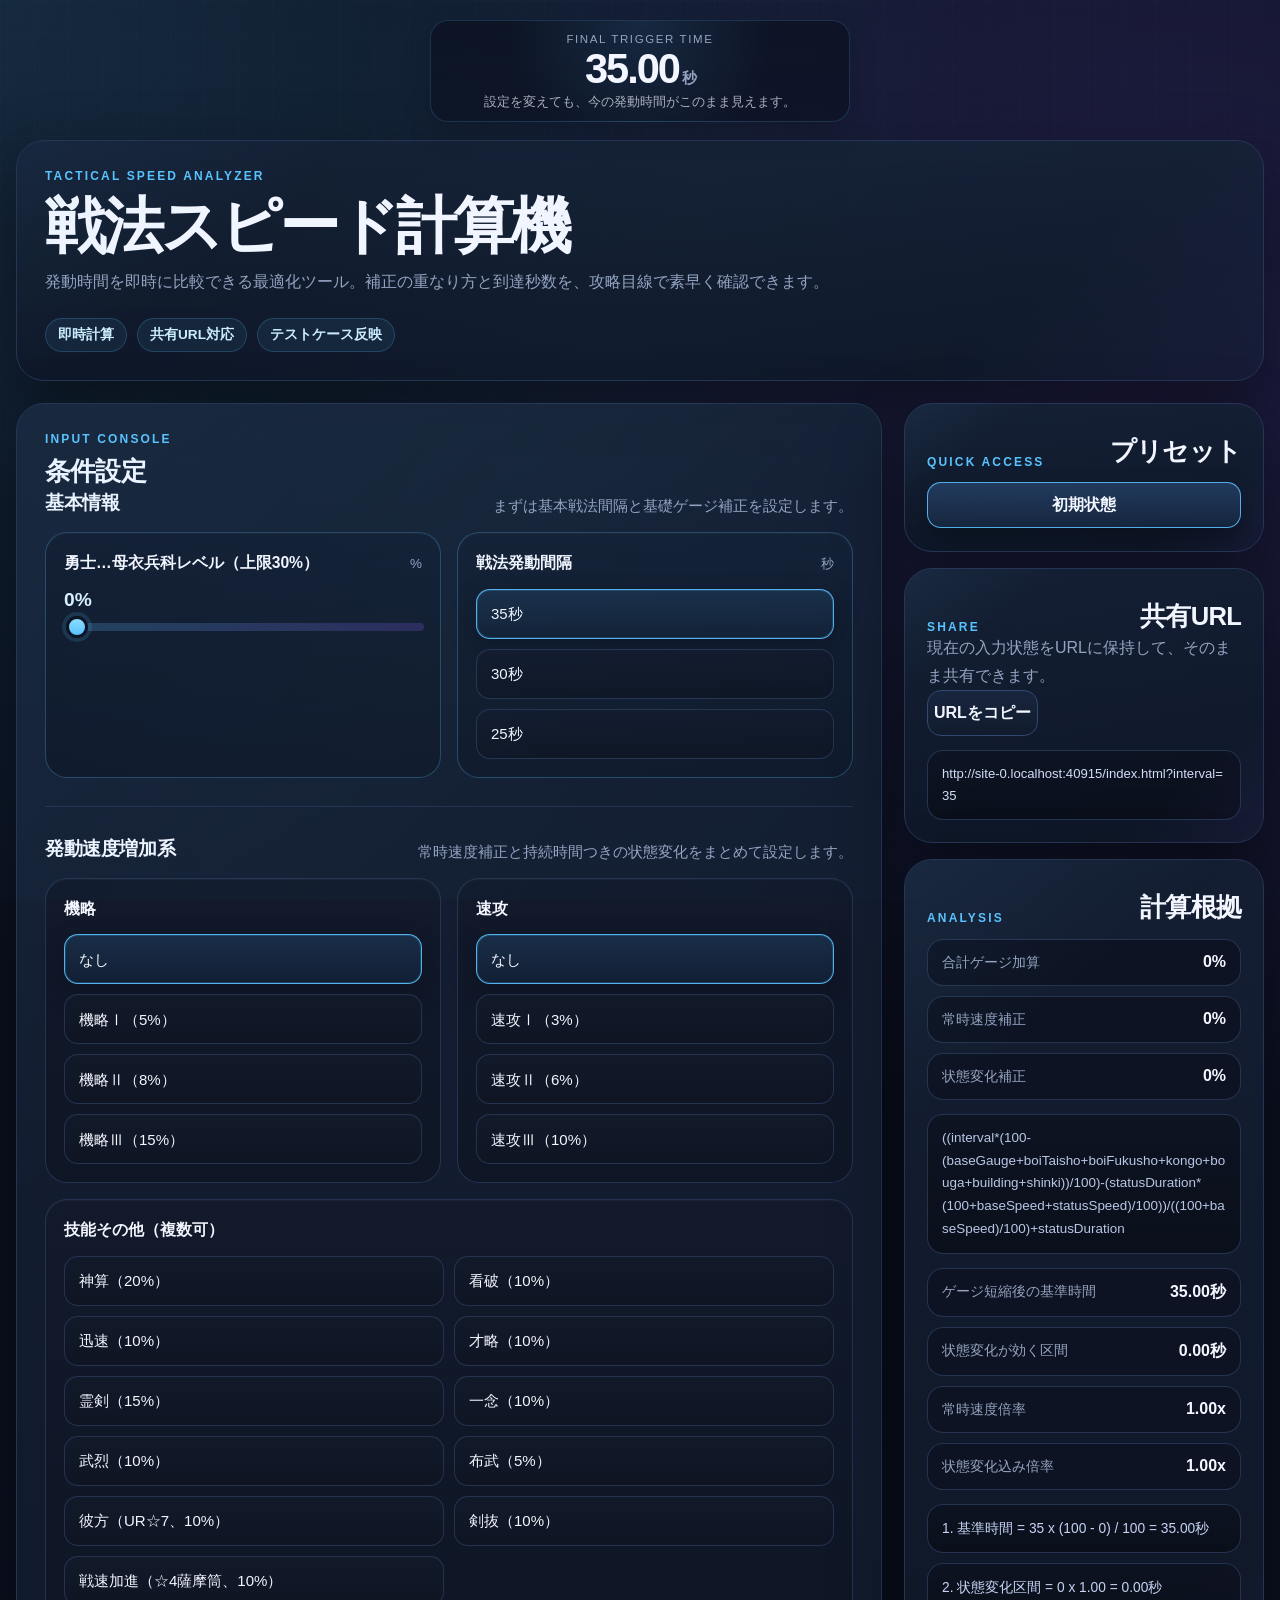
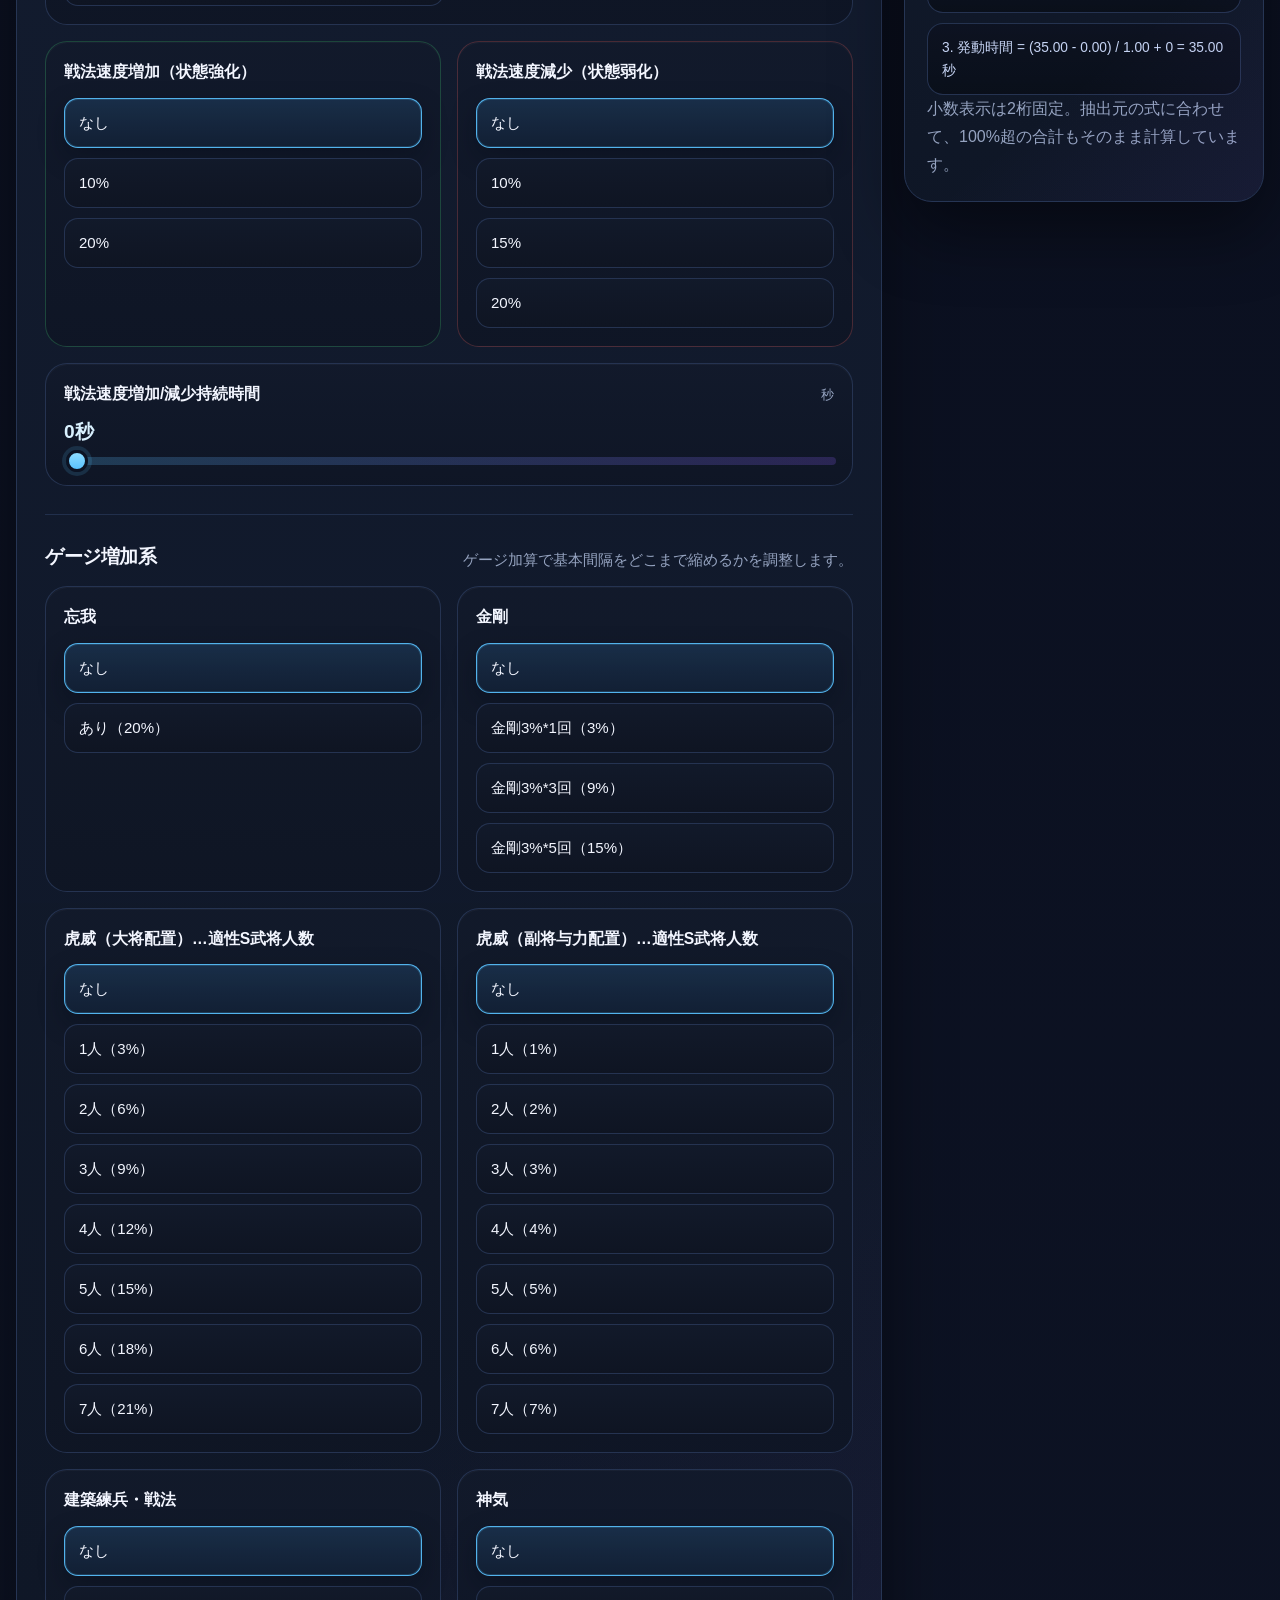
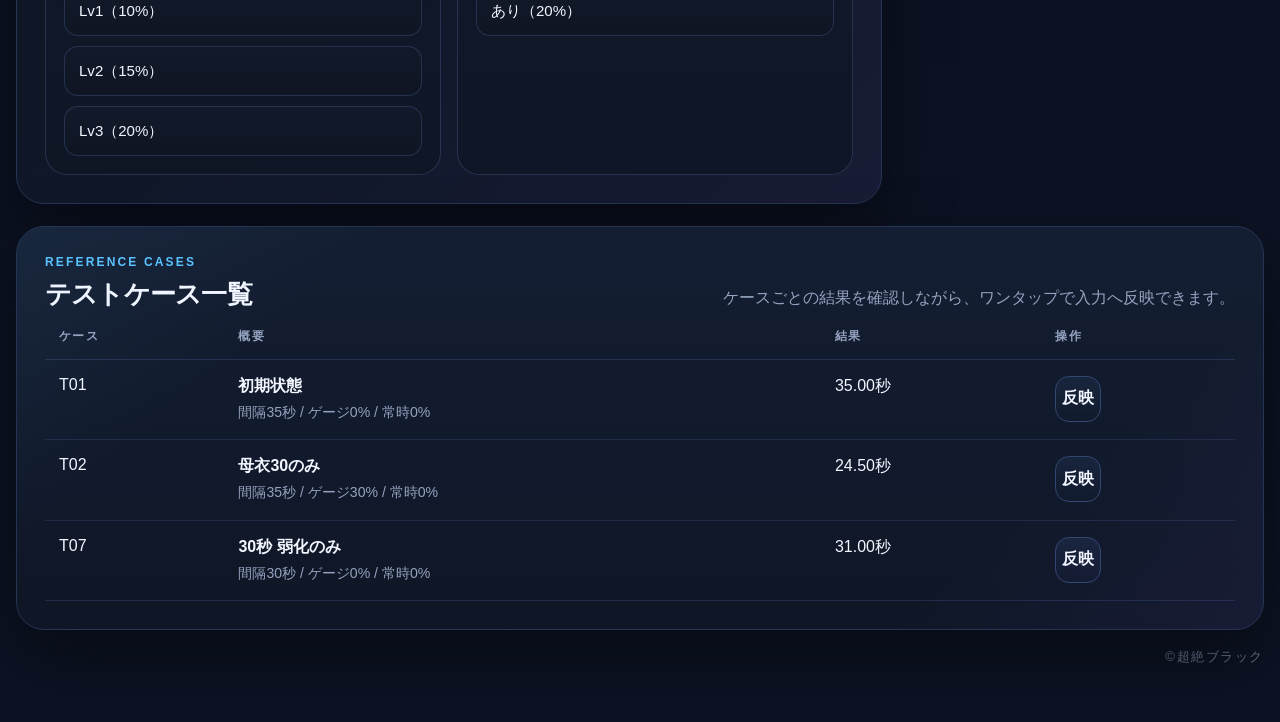
<file: index.html>
﻿<!DOCTYPE html>
<html lang="ja">
<head>
  <meta charset="utf-8">
  <meta name="viewport" content="width=device-width, initial-scale=1">
  <title>戦法スピード計算機 再現版</title>
  <link rel="stylesheet" href="./style.css">
</head>
<body>
  <main class="app-shell">
    <div class="result-dock" id="resultDock" aria-live="polite">
      <p class="result-dock__label">Final Trigger Time</p>
      <div class="result-dock__value"><span id="resultDockValue">0.00</span><small>秒</small></div>
      <p class="result-dock__hint">設定を変えても、今の発動時間がこのまま見えます。</p>
    </div>

    <section class="hero">
      <article class="hero-copy panel-surface">
        <p class="eyebrow">TACTICAL SPEED ANALYZER</p>
        <h1>戦法スピード計算機</h1>
        <p class="hero-lead">
          発動時間を即時に比較できる最適化ツール。補正の重なり方と到達秒数を、攻略目線で素早く確認できます。
        </p>
        <div class="hero-points">
          <span>即時計算</span>
          <span>共有URL対応</span>
          <span>テストケース反映</span>
        </div>
      </article>
    </section>

    <section class="layout">
      <section class="main-panel panel-surface">
        <div class="panel-heading">
          <div>
            <p class="section-kicker">Input Console</p>
            <h2 class="section-title">条件設定</h2>
          </div>
        </div>

        <div class="group group--primary">
          <div class="group-header">
            <h3 class="group-title">基本情報</h3>
            <p class="group-note">まずは基本戦法間隔と基礎ゲージ補正を設定します。</p>
          </div>
          <div class="field-grid">
            <section class="field field--priority">
              <div class="field-header">
                <h4 class="field-title">勇士…母衣兵科レベル（上限30%）</h4>
                <span class="field-hint">%</span>
              </div>
              <div class="slider-wrap">
                <div class="slider-meta"><span class="slider-output"><span data-range-output="baseGauge">0</span>%</span></div>
                <input id="baseGauge" type="range" min="0" max="30" step="1" value="0">
              </div>
            </section>

            <section class="field field--priority">
              <div class="field-header">
                <h4 class="field-title">戦法発動間隔</h4>
                <span class="field-hint">秒</span>
              </div>
              <div class="choice-list">
                <label class="choice"><input type="radio" name="interval" value="35"><span>35秒</span></label>
                <label class="choice"><input type="radio" name="interval" value="30"><span>30秒</span></label>
                <label class="choice"><input type="radio" name="interval" value="25"><span>25秒</span></label>
              </div>
            </section>
          </div>
        </div>

        <div class="group">
          <div class="group-header">
            <h3 class="group-title">発動速度増加系</h3>
            <p class="group-note">常時速度補正と持続時間つきの状態変化をまとめて設定します。</p>
          </div>
          <div class="field-grid">
            <section class="field">
              <div class="field-header"><h4 class="field-title">機略</h4></div>
              <div class="choice-list">
                <label class="choice"><input type="radio" name="kiryaku" value="0" checked><span>なし</span></label>
                <label class="choice"><input type="radio" name="kiryaku" value="5"><span>機略Ⅰ（5%）</span></label>
                <label class="choice"><input type="radio" name="kiryaku" value="8"><span>機略Ⅱ（8%）</span></label>
                <label class="choice"><input type="radio" name="kiryaku" value="15"><span>機略Ⅲ（15%）</span></label>
              </div>
            </section>

            <section class="field">
              <div class="field-header"><h4 class="field-title">速攻</h4></div>
              <div class="choice-list">
                <label class="choice"><input type="radio" name="sokkou" value="0" checked><span>なし</span></label>
                <label class="choice"><input type="radio" name="sokkou" value="3"><span>速攻Ⅰ（3%）</span></label>
                <label class="choice"><input type="radio" name="sokkou" value="6"><span>速攻Ⅱ（6%）</span></label>
                <label class="choice"><input type="radio" name="sokkou" value="10"><span>速攻Ⅲ（10%）</span></label>
              </div>
            </section>

            <section class="field field-full">
              <div class="field-header"><h4 class="field-title">技能その他（複数可）</h4></div>
              <div class="choice-list compact">
                <label class="choice"><input type="checkbox" data-key="shinsan" value="20"><span>神算（20%）</span></label>
                <label class="choice"><input type="checkbox" data-key="kanpa" value="10"><span>看破（10%）</span></label>
                <label class="choice"><input type="checkbox" data-key="jinsoku" value="10"><span>迅速（10%）</span></label>
                <label class="choice"><input type="checkbox" data-key="sairyaku" value="10"><span>才略（10%）</span></label>
                <label class="choice"><input type="checkbox" data-key="reiken" value="15"><span>霊剣（15%）</span></label>
                <label class="choice"><input type="checkbox" data-key="ichinen" value="10"><span>一念（10%）</span></label>
                <label class="choice"><input type="checkbox" data-key="buretsu" value="10"><span>武烈（10%）</span></label>
                <label class="choice"><input type="checkbox" data-key="fubu" value="5"><span>布武（5%）</span></label>
                <label class="choice"><input type="checkbox" data-key="kanata" value="10"><span>彼方（UR☆7、10%）</span></label>
                <label class="choice"><input type="checkbox" data-key="kenbatsu" value="10"><span>剣抜（10%）</span></label>
                <label class="choice"><input type="checkbox" data-key="sensokukashin" value="10"><span>戦速加進（☆4薩摩筒、10%）</span></label>
              </div>
            </section>

            <section class="field field--positive">
              <div class="field-header"><h4 class="field-title">戦法速度増加（状態強化）</h4></div>
              <div class="choice-list">
                <label class="choice"><input type="radio" name="statusUp" value="0" checked><span>なし</span></label>
                <label class="choice"><input type="radio" name="statusUp" value="10"><span>10%</span></label>
                <label class="choice"><input type="radio" name="statusUp" value="20"><span>20%</span></label>
              </div>
            </section>

            <section class="field field--danger">
              <div class="field-header"><h4 class="field-title">戦法速度減少（状態弱化）</h4></div>
              <div class="choice-list">
                <label class="choice"><input type="radio" name="statusDown" value="0" checked><span>なし</span></label>
                <label class="choice"><input type="radio" name="statusDown" value="-10"><span>10%</span></label>
                <label class="choice"><input type="radio" name="statusDown" value="-15"><span>15%</span></label>
                <label class="choice"><input type="radio" name="statusDown" value="-20"><span>20%</span></label>
              </div>
            </section>

            <section class="field field-full">
              <div class="field-header">
                <h4 class="field-title">戦法速度増加/減少持続時間</h4>
                <span class="field-hint">秒</span>
              </div>
              <div class="slider-wrap">
                <div class="slider-meta"><span class="slider-output"><span data-range-output="statusDuration">0</span>秒</span></div>
                <input id="statusDuration" type="range" min="0" max="20" step="1" value="0">
              </div>
            </section>
          </div>
        </div>

        <div class="group">
          <div class="group-header">
            <h3 class="group-title">ゲージ増加系</h3>
            <p class="group-note">ゲージ加算で基本間隔をどこまで縮めるかを調整します。</p>
          </div>
          <div class="field-grid">
            <section class="field">
              <div class="field-header"><h4 class="field-title">忘我</h4></div>
              <div class="choice-list">
                <label class="choice"><input type="radio" name="bouga" value="0" checked><span>なし</span></label>
                <label class="choice"><input type="radio" name="bouga" value="20"><span>あり（20%）</span></label>
              </div>
            </section>

            <section class="field">
              <div class="field-header"><h4 class="field-title">金剛</h4></div>
              <div class="choice-list">
                <label class="choice"><input type="radio" name="kongo" value="0" checked><span>なし</span></label>
                <label class="choice"><input type="radio" name="kongo" value="3"><span>金剛3%*1回（3%）</span></label>
                <label class="choice"><input type="radio" name="kongo" value="9"><span>金剛3%*3回（9%）</span></label>
                <label class="choice"><input type="radio" name="kongo" value="15"><span>金剛3%*5回（15%）</span></label>
              </div>
            </section>

            <section class="field">
              <div class="field-header"><h4 class="field-title">虎威（大将配置）…適性S武将人数</h4></div>
              <div class="choice-list">
                <label class="choice"><input type="radio" name="boiTaisho" value="0" checked><span>なし</span></label>
                <label class="choice"><input type="radio" name="boiTaisho" value="3"><span>1人（3%）</span></label>
                <label class="choice"><input type="radio" name="boiTaisho" value="6"><span>2人（6%）</span></label>
                <label class="choice"><input type="radio" name="boiTaisho" value="9"><span>3人（9%）</span></label>
                <label class="choice"><input type="radio" name="boiTaisho" value="12"><span>4人（12%）</span></label>
                <label class="choice"><input type="radio" name="boiTaisho" value="15"><span>5人（15%）</span></label>
                <label class="choice"><input type="radio" name="boiTaisho" value="18"><span>6人（18%）</span></label>
                <label class="choice"><input type="radio" name="boiTaisho" value="21"><span>7人（21%）</span></label>
              </div>
            </section>

            <section class="field">
              <div class="field-header"><h4 class="field-title">虎威（副将与力配置）…適性S武将人数</h4></div>
              <div class="choice-list">
                <label class="choice"><input type="radio" name="boiFukusho" value="0" checked><span>なし</span></label>
                <label class="choice"><input type="radio" name="boiFukusho" value="1"><span>1人（1%）</span></label>
                <label class="choice"><input type="radio" name="boiFukusho" value="2"><span>2人（2%）</span></label>
                <label class="choice"><input type="radio" name="boiFukusho" value="3"><span>3人（3%）</span></label>
                <label class="choice"><input type="radio" name="boiFukusho" value="4"><span>4人（4%）</span></label>
                <label class="choice"><input type="radio" name="boiFukusho" value="5"><span>5人（5%）</span></label>
                <label class="choice"><input type="radio" name="boiFukusho" value="6"><span>6人（6%）</span></label>
                <label class="choice"><input type="radio" name="boiFukusho" value="7"><span>7人（7%）</span></label>
              </div>
            </section>

            <section class="field">
              <div class="field-header"><h4 class="field-title">建築練兵・戦法</h4></div>
              <div class="choice-list">
                <label class="choice"><input type="radio" name="building" value="0" checked><span>なし</span></label>
                <label class="choice"><input type="radio" name="building" value="10"><span>Lv1（10%）</span></label>
                <label class="choice"><input type="radio" name="building" value="15"><span>Lv2（15%）</span></label>
                <label class="choice"><input type="radio" name="building" value="20"><span>Lv3（20%）</span></label>
              </div>
            </section>

            <section class="field">
              <div class="field-header"><h4 class="field-title">神気</h4></div>
              <div class="choice-list">
                <label class="choice"><input type="radio" name="shinki" value="0" checked><span>なし</span></label>
                <label class="choice"><input type="radio" name="shinki" value="20"><span>あり（20%）</span></label>
              </div>
            </section>
          </div>
        </div>
      </section>

      <aside class="side-panel">
        <section class="panel-surface side-card side-card--presets">
          <div class="side-header">
            <p class="section-kicker">Quick Access</p>
            <h3 class="side-title">プリセット</h3>
          </div>
          <div class="preset-grid">
            <button type="button" class="preset-button" data-preset="default">初期状態</button>
          </div>
        </section>

        <section class="panel-surface side-card">
          <div class="side-header">
            <p class="section-kicker">Share</p>
            <h3 class="side-title">共有URL</h3>
          </div>
          <p class="note">現在の入力状態をURLに保持して、そのまま共有できます。</p>
          <button type="button" class="share-button" id="copyUrlButton">URLをコピー</button>
          <div class="share-url" id="shareUrlText"></div>
        </section>

        <section class="panel-surface side-card side-card--analysis">
          <div class="side-header">
            <p class="section-kicker">Analysis</p>
            <h3 class="side-title">計算根拠</h3>
          </div>

          <div class="analysis-summary">
            <div class="sidebar-item"><span>合計ゲージ加算</span><strong id="sidebarGauge">0%</strong></div>
            <div class="sidebar-item"><span>常時速度補正</span><strong id="sidebarSpeed">0%</strong></div>
            <div class="sidebar-item"><span>状態変化補正</span><strong id="sidebarStatus">0%</strong></div>
          </div>

          <div class="formula-box" id="formulaText"></div>

          <div class="breakdown-list">
            <div class="breakdown-item"><span>ゲージ短縮後の基準時間</span><strong id="remainingGaugeTime">0.00秒</strong></div>
            <div class="breakdown-item"><span>状態変化が効く区間</span><strong id="buffedSegment">0.00秒</strong></div>
            <div class="breakdown-item"><span>常時速度倍率</span><strong id="baseMultiplier">1.00x</strong></div>
            <div class="breakdown-item"><span>状態変化込み倍率</span><strong id="statusMultiplier">1.00x</strong></div>
          </div>

          <div class="equation-steps">
            <p id="equationStep1">step1</p>
            <p id="equationStep2">step2</p>
            <p id="equationStep3">step3</p>
          </div>

          <p class="footer-note">
            小数表示は2桁固定。抽出元の式に合わせて、100%超の合計もそのまま計算しています。
          </p>
        </section>
      </aside>
    </section>

    <section class="cases-panel panel-surface">
      <div class="panel-heading panel-heading--cases">
        <div>
          <p class="section-kicker">Reference Cases</p>
          <h2 class="section-title">テストケース一覧</h2>
        </div>
        <p class="note">ケースごとの結果を確認しながら、ワンタップで入力へ反映できます。</p>
      </div>
      <div class="cases-table-wrap">
        <table class="cases-table">
          <thead>
            <tr>
              <th>ケース</th>
              <th>概要</th>
              <th>結果</th>
              <th>操作</th>
            </tr>
          </thead>
          <tbody id="testCaseTableBody"></tbody>
        </table>
      </div>
    </section>

    <p class="site-copyright">©超絶ブラック</p>
  </main>

  <script src="./script.js"></script>
</body>
</html>
</file>
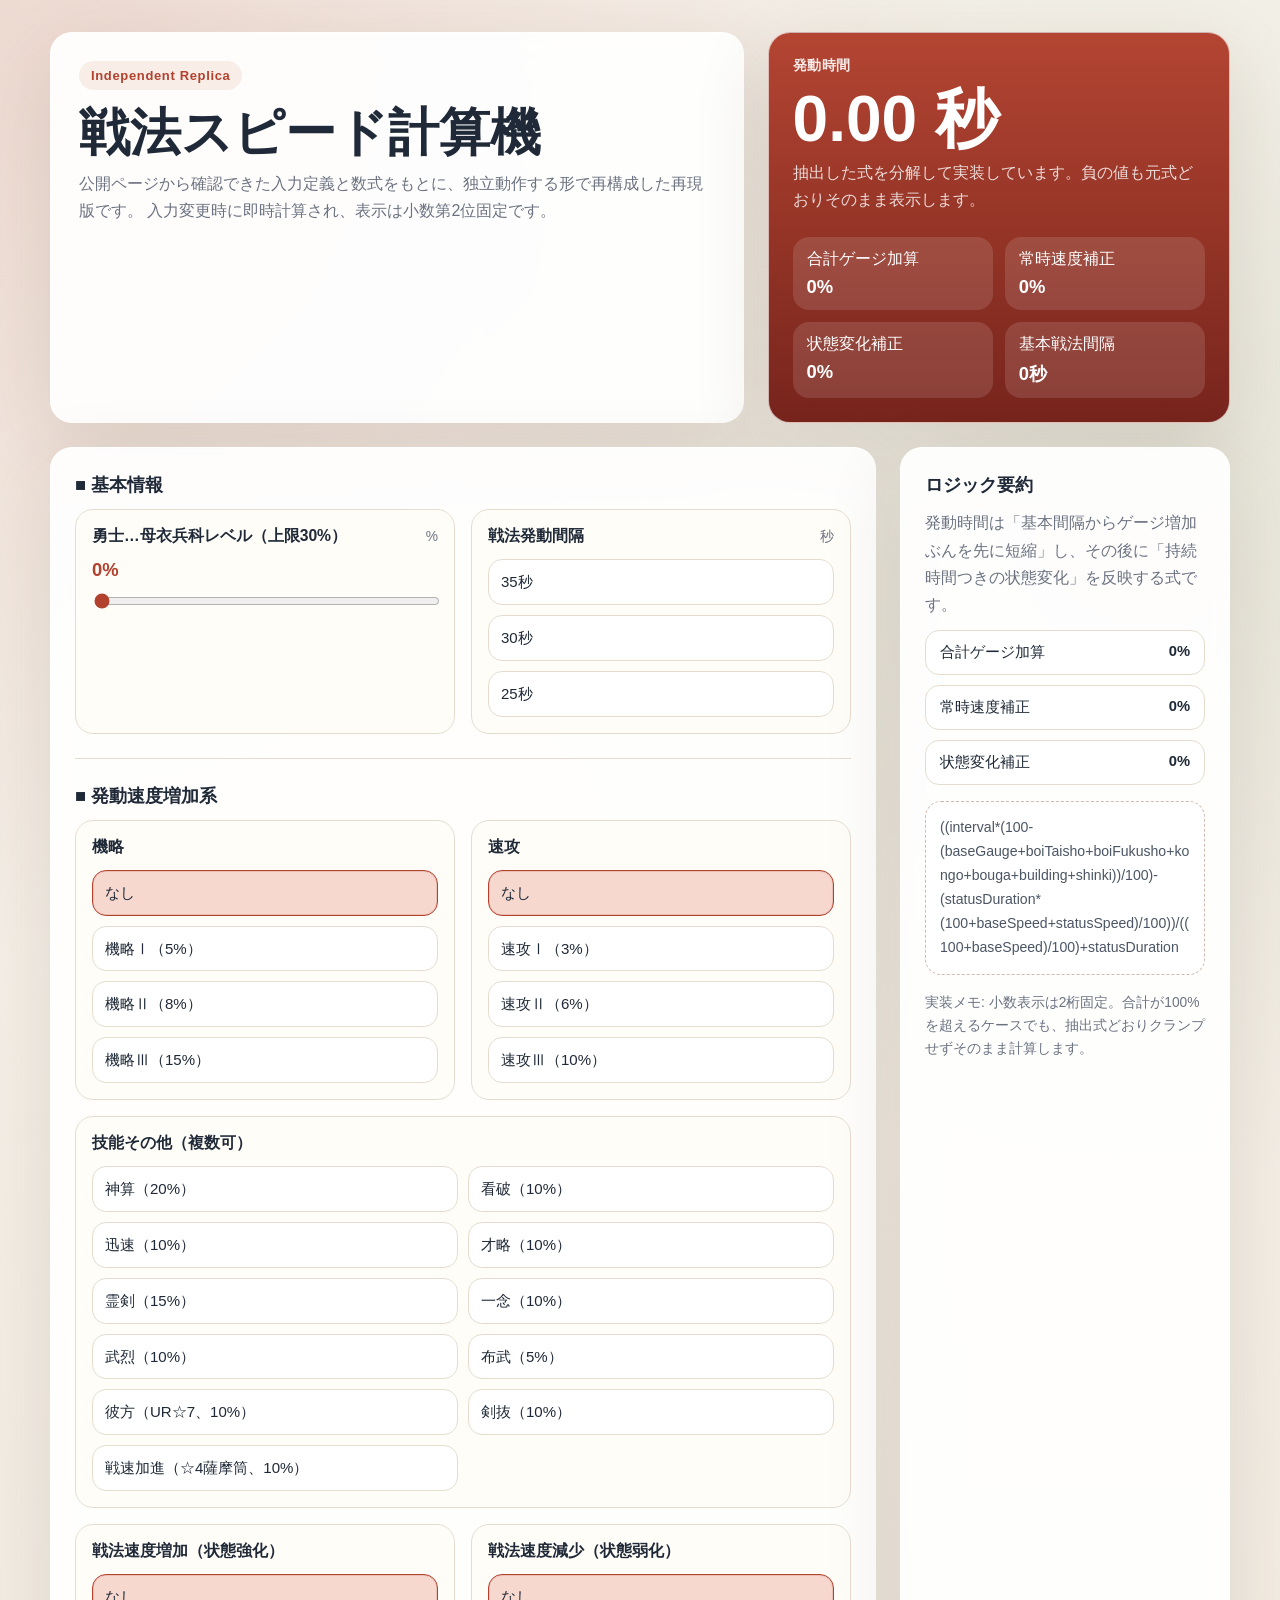
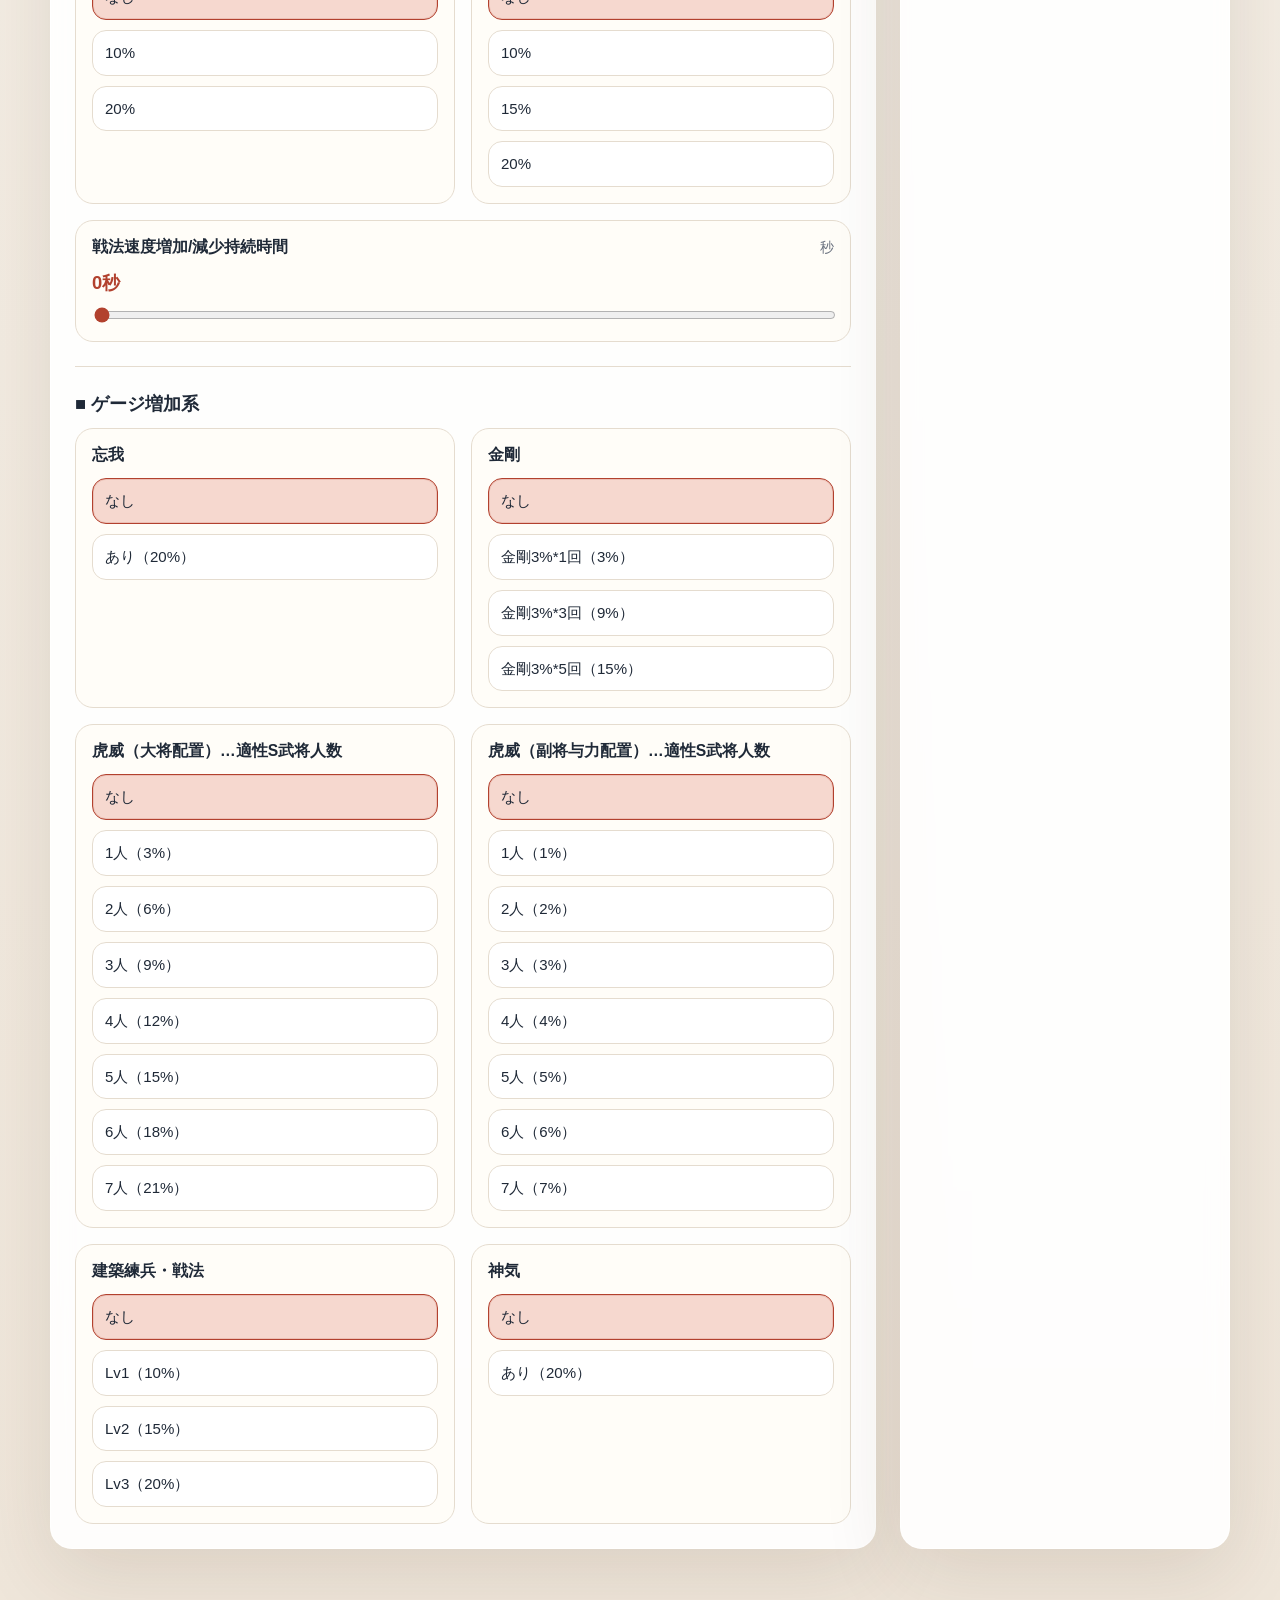
<file: calconic-replica.html>
﻿<!DOCTYPE html>
<html lang="ja">
<head>
  <meta charset="utf-8">
  <meta name="viewport" content="width=device-width, initial-scale=1">
  <title>戦法スピード計算機 再現版</title>
  <style>
    :root {
      --bg: #f3efe7;
      --panel: rgba(255, 255, 255, 0.92);
      --panel-strong: #fffdf8;
      --ink: #1f2937;
      --muted: #6b7280;
      --line: #e5dccf;
      --accent: #b2412e;
      --accent-soft: #f6d8cf;
      --shadow: 0 24px 80px rgba(67, 40, 24, 0.12);
      --radius: 22px;
    }

    * { box-sizing: border-box; }
    body {
      margin: 0;
      color: var(--ink);
      font-family: "Hiragino Sans", "Yu Gothic", sans-serif;
      background:
        radial-gradient(circle at top left, rgba(178, 65, 46, 0.14), transparent 28%),
        radial-gradient(circle at right 10% top 15%, rgba(120, 142, 97, 0.12), transparent 24%),
        linear-gradient(180deg, #f7f3ec 0%, #efe6da 100%);
      min-height: 100vh;
    }
    main {
      width: min(1180px, calc(100% - 32px));
      margin: 0 auto;
      padding: 32px 0 56px;
    }
    .hero {
      display: grid;
      grid-template-columns: 1.2fr 0.8fr;
      gap: 24px;
      align-items: stretch;
      margin-bottom: 24px;
    }
    .hero-card, .panel {
      background: var(--panel);
      backdrop-filter: blur(10px);
      border: 1px solid rgba(255, 255, 255, 0.65);
      border-radius: var(--radius);
      box-shadow: var(--shadow);
    }
    .hero-card { padding: 28px; }
    .eyebrow {
      display: inline-flex;
      align-items: center;
      gap: 8px;
      padding: 7px 12px;
      border-radius: 999px;
      background: #f8ede7;
      color: var(--accent);
      font-size: 13px;
      font-weight: 700;
      letter-spacing: 0.05em;
    }
    h1 {
      margin: 16px 0 10px;
      font-size: clamp(2rem, 4vw, 3.4rem);
      line-height: 1.05;
    }
    .hero p, .note {
      margin: 0;
      color: var(--muted);
      line-height: 1.7;
    }
    .result-card {
      padding: 24px;
      display: flex;
      flex-direction: column;
      justify-content: space-between;
      background: linear-gradient(180deg, rgba(178, 65, 46, 0.98), rgba(116, 32, 24, 0.98)), var(--panel);
      color: #fff;
    }
    .result-label {
      font-size: 14px;
      font-weight: 700;
      opacity: 0.9;
      letter-spacing: 0.04em;
    }
    .result-value {
      margin: 12px 0 8px;
      font-size: clamp(2.2rem, 6vw, 4rem);
      font-weight: 800;
      line-height: 1;
    }
    .result-meta {
      display: grid;
      grid-template-columns: repeat(2, minmax(0, 1fr));
      gap: 12px;
      margin-top: 24px;
    }
    .stat {
      padding: 12px 14px;
      border-radius: 16px;
      background: rgba(255, 255, 255, 0.12);
    }
    .stat strong {
      display: block;
      margin-top: 6px;
      font-size: 1.15rem;
    }
    .layout {
      display: grid;
      grid-template-columns: 1fr 330px;
      gap: 24px;
    }
    .panel { padding: 24px; }
    .group + .group {
      margin-top: 24px;
      padding-top: 24px;
      border-top: 1px solid var(--line);
    }
    .group-title {
      margin: 0 0 12px;
      font-size: 1.15rem;
    }
    .field-grid {
      display: grid;
      grid-template-columns: repeat(2, minmax(0, 1fr));
      gap: 16px;
    }
    .field, .field-full {
      background: var(--panel-strong);
      border: 1px solid var(--line);
      border-radius: 18px;
      padding: 16px;
    }
    .field-full { grid-column: 1 / -1; }
    .field-header {
      display: flex;
      justify-content: space-between;
      gap: 12px;
      align-items: baseline;
      margin-bottom: 12px;
    }
    .field-title {
      margin: 0;
      font-size: 0.98rem;
      font-weight: 700;
    }
    .field-hint {
      color: var(--muted);
      font-size: 0.86rem;
      white-space: nowrap;
    }
    .slider-wrap {
      display: grid;
      gap: 10px;
    }
    .slider-output {
      font-size: 1.15rem;
      font-weight: 800;
      color: var(--accent);
    }
    input[type="range"] {
      width: 100%;
      accent-color: var(--accent);
    }
    .choice-list {
      display: grid;
      gap: 10px;
    }
    .choice-list.compact {
      grid-template-columns: repeat(2, minmax(0, 1fr));
    }
    .choice { position: relative; }
    .choice input {
      position: absolute;
      opacity: 0;
      inset: 0;
    }
    .choice span {
      display: block;
      width: 100%;
      padding: 11px 12px;
      border-radius: 14px;
      border: 1px solid var(--line);
      background: white;
      transition: 160ms ease;
      font-size: 0.94rem;
      line-height: 1.45;
      cursor: pointer;
    }
    .choice input:checked + span {
      border-color: var(--accent);
      background: var(--accent-soft);
      box-shadow: inset 0 0 0 1px rgba(178, 65, 46, 0.16);
    }
    .sidebar-list {
      display: grid;
      gap: 10px;
      margin-top: 12px;
    }
    .sidebar-item {
      display: flex;
      justify-content: space-between;
      gap: 12px;
      padding: 12px 14px;
      border-radius: 14px;
      background: #fff;
      border: 1px solid var(--line);
      font-size: 0.92rem;
    }
    .formula-box {
      margin-top: 16px;
      padding: 14px;
      border-radius: 16px;
      background: #fff;
      border: 1px dashed #d2b9af;
      color: #4b5563;
      font-size: 0.88rem;
      line-height: 1.7;
      word-break: break-word;
    }
    .footer-note {
      margin-top: 16px;
      color: var(--muted);
      font-size: 0.86rem;
      line-height: 1.7;
    }
    @media (max-width: 980px) {
      .hero, .layout { grid-template-columns: 1fr; }
      .field-grid { grid-template-columns: 1fr; }
    }
    @media (max-width: 640px) {
      main {
        width: min(100% - 20px, 1180px);
        padding-top: 18px;
      }
      .hero-card, .panel, .result-card { padding: 18px; }
      .choice-list.compact, .result-meta { grid-template-columns: 1fr; }
    }
  </style>
</head>
<body>
  <main>
    <section class="hero">
      <article class="hero-card">
        <div class="eyebrow">Independent Replica</div>
        <h1>戦法スピード計算機</h1>
        <p>
          公開ページから確認できた入力定義と数式をもとに、独立動作する形で再構成した再現版です。
          入力変更時に即時計算され、表示は小数第2位固定です。
        </p>
      </article>

      <aside class="hero-card result-card">
        <div>
          <div class="result-label">発動時間</div>
          <div class="result-value"><span id="resultValue">0.00</span> 秒</div>
          <p class="note" style="color: rgba(255,255,255,0.82);">
            抽出した式を分解して実装しています。負の値も元式どおりそのまま表示します。
          </p>
        </div>

        <div class="result-meta">
          <div class="stat">合計ゲージ加算<strong id="gaugeTotal">0%</strong></div>
          <div class="stat">常時速度補正<strong id="speedTotal">0%</strong></div>
          <div class="stat">状態変化補正<strong id="statusTotal">0%</strong></div>
          <div class="stat">基本戦法間隔<strong id="intervalValue">0秒</strong></div>
        </div>
      </aside>
    </section>

    <section class="layout">
      <section class="panel">
        <div class="group">
          <h2 class="group-title">■ 基本情報</h2>
          <div class="field-grid">
            <div class="field">
              <div class="field-header">
                <h3 class="field-title">勇士…母衣兵科レベル（上限30%）</h3>
                <span class="field-hint">%</span>
              </div>
              <div class="slider-wrap">
                <div class="slider-output"><span data-range-output="baseGauge">0</span>%</div>
                <input id="baseGauge" type="range" min="0" max="30" step="1" value="0">
              </div>
            </div>

            <div class="field">
              <div class="field-header">
                <h3 class="field-title">戦法発動間隔</h3>
                <span class="field-hint">秒</span>
              </div>
              <div class="choice-list">
                <label class="choice"><input type="radio" name="interval" value="35"><span>35秒</span></label>
                <label class="choice"><input type="radio" name="interval" value="30"><span>30秒</span></label>
                <label class="choice"><input type="radio" name="interval" value="25"><span>25秒</span></label>
              </div>
            </div>
          </div>
        </div>

        <div class="group">
          <h2 class="group-title">■ 発動速度増加系</h2>
          <div class="field-grid">
            <div class="field">
              <div class="field-header"><h3 class="field-title">機略</h3></div>
              <div class="choice-list">
                <label class="choice"><input type="radio" name="kiryaku" value="0" checked><span>なし</span></label>
                <label class="choice"><input type="radio" name="kiryaku" value="5"><span>機略Ⅰ（5%）</span></label>
                <label class="choice"><input type="radio" name="kiryaku" value="8"><span>機略Ⅱ（8%）</span></label>
                <label class="choice"><input type="radio" name="kiryaku" value="15"><span>機略Ⅲ（15%）</span></label>
              </div>
            </div>

            <div class="field">
              <div class="field-header"><h3 class="field-title">速攻</h3></div>
              <div class="choice-list">
                <label class="choice"><input type="radio" name="sokkou" value="0" checked><span>なし</span></label>
                <label class="choice"><input type="radio" name="sokkou" value="3"><span>速攻Ⅰ（3%）</span></label>
                <label class="choice"><input type="radio" name="sokkou" value="6"><span>速攻Ⅱ（6%）</span></label>
                <label class="choice"><input type="radio" name="sokkou" value="10"><span>速攻Ⅲ（10%）</span></label>
              </div>
            </div>

            <div class="field-full">
              <div class="field-header"><h3 class="field-title">技能その他（複数可）</h3></div>
              <div class="choice-list compact">
                <label class="choice"><input type="checkbox" data-key="shinsan" value="20"><span>神算（20%）</span></label>
                <label class="choice"><input type="checkbox" data-key="kanpa" value="10"><span>看破（10%）</span></label>
                <label class="choice"><input type="checkbox" data-key="jinsoku" value="10"><span>迅速（10%）</span></label>
                <label class="choice"><input type="checkbox" data-key="sairyaku" value="10"><span>才略（10%）</span></label>
                <label class="choice"><input type="checkbox" data-key="reiken" value="15"><span>霊剣（15%）</span></label>
                <label class="choice"><input type="checkbox" data-key="ichinen" value="10"><span>一念（10%）</span></label>
                <label class="choice"><input type="checkbox" data-key="buretsu" value="10"><span>武烈（10%）</span></label>
                <label class="choice"><input type="checkbox" data-key="fubu" value="5"><span>布武（5%）</span></label>
                <label class="choice"><input type="checkbox" data-key="kanata" value="10"><span>彼方（UR☆7、10%）</span></label>
                <label class="choice"><input type="checkbox" data-key="kenbatsu" value="10"><span>剣抜（10%）</span></label>
                <label class="choice"><input type="checkbox" data-key="sensokukashin" value="10"><span>戦速加進（☆4薩摩筒、10%）</span></label>
              </div>
            </div>

            <div class="field">
              <div class="field-header"><h3 class="field-title">戦法速度増加（状態強化）</h3></div>
              <div class="choice-list">
                <label class="choice"><input type="radio" name="statusUp" value="0" checked><span>なし</span></label>
                <label class="choice"><input type="radio" name="statusUp" value="10"><span>10%</span></label>
                <label class="choice"><input type="radio" name="statusUp" value="20"><span>20%</span></label>
              </div>
            </div>

            <div class="field">
              <div class="field-header"><h3 class="field-title">戦法速度減少（状態弱化）</h3></div>
              <div class="choice-list">
                <label class="choice"><input type="radio" name="statusDown" value="0" checked><span>なし</span></label>
                <label class="choice"><input type="radio" name="statusDown" value="-10"><span>10%</span></label>
                <label class="choice"><input type="radio" name="statusDown" value="-15"><span>15%</span></label>
                <label class="choice"><input type="radio" name="statusDown" value="-20"><span>20%</span></label>
              </div>
            </div>

            <div class="field-full">
              <div class="field-header">
                <h3 class="field-title">戦法速度増加/減少持続時間</h3>
                <span class="field-hint">秒</span>
              </div>
              <div class="slider-wrap">
                <div class="slider-output"><span data-range-output="statusDuration">0</span>秒</div>
                <input id="statusDuration" type="range" min="0" max="20" step="1" value="0">
              </div>
            </div>
          </div>
        </div>

        <div class="group">
          <h2 class="group-title">■ ゲージ増加系</h2>
          <div class="field-grid">
            <div class="field">
              <div class="field-header"><h3 class="field-title">忘我</h3></div>
              <div class="choice-list">
                <label class="choice"><input type="radio" name="bouga" value="0" checked><span>なし</span></label>
                <label class="choice"><input type="radio" name="bouga" value="20"><span>あり（20%）</span></label>
              </div>
            </div>

            <div class="field">
              <div class="field-header"><h3 class="field-title">金剛</h3></div>
              <div class="choice-list">
                <label class="choice"><input type="radio" name="kongo" value="0" checked><span>なし</span></label>
                <label class="choice"><input type="radio" name="kongo" value="3"><span>金剛3%*1回（3%）</span></label>
                <label class="choice"><input type="radio" name="kongo" value="9"><span>金剛3%*3回（9%）</span></label>
                <label class="choice"><input type="radio" name="kongo" value="15"><span>金剛3%*5回（15%）</span></label>
              </div>
            </div>

            <div class="field">
              <div class="field-header"><h3 class="field-title">虎威（大将配置）…適性S武将人数</h3></div>
              <div class="choice-list">
                <label class="choice"><input type="radio" name="boiTaisho" value="0" checked><span>なし</span></label>
                <label class="choice"><input type="radio" name="boiTaisho" value="3"><span>1人（3%）</span></label>
                <label class="choice"><input type="radio" name="boiTaisho" value="6"><span>2人（6%）</span></label>
                <label class="choice"><input type="radio" name="boiTaisho" value="9"><span>3人（9%）</span></label>
                <label class="choice"><input type="radio" name="boiTaisho" value="12"><span>4人（12%）</span></label>
                <label class="choice"><input type="radio" name="boiTaisho" value="15"><span>5人（15%）</span></label>
                <label class="choice"><input type="radio" name="boiTaisho" value="18"><span>6人（18%）</span></label>
                <label class="choice"><input type="radio" name="boiTaisho" value="21"><span>7人（21%）</span></label>
              </div>
            </div>

            <div class="field">
              <div class="field-header"><h3 class="field-title">虎威（副将与力配置）…適性S武将人数</h3></div>
              <div class="choice-list">
                <label class="choice"><input type="radio" name="boiFukusho" value="0" checked><span>なし</span></label>
                <label class="choice"><input type="radio" name="boiFukusho" value="1"><span>1人（1%）</span></label>
                <label class="choice"><input type="radio" name="boiFukusho" value="2"><span>2人（2%）</span></label>
                <label class="choice"><input type="radio" name="boiFukusho" value="3"><span>3人（3%）</span></label>
                <label class="choice"><input type="radio" name="boiFukusho" value="4"><span>4人（4%）</span></label>
                <label class="choice"><input type="radio" name="boiFukusho" value="5"><span>5人（5%）</span></label>
                <label class="choice"><input type="radio" name="boiFukusho" value="6"><span>6人（6%）</span></label>
                <label class="choice"><input type="radio" name="boiFukusho" value="7"><span>7人（7%）</span></label>
              </div>
            </div>

            <div class="field">
              <div class="field-header"><h3 class="field-title">建築練兵・戦法</h3></div>
              <div class="choice-list">
                <label class="choice"><input type="radio" name="building" value="0" checked><span>なし</span></label>
                <label class="choice"><input type="radio" name="building" value="10"><span>Lv1（10%）</span></label>
                <label class="choice"><input type="radio" name="building" value="15"><span>Lv2（15%）</span></label>
                <label class="choice"><input type="radio" name="building" value="20"><span>Lv3（20%）</span></label>
              </div>
            </div>

            <div class="field">
              <div class="field-header"><h3 class="field-title">神気</h3></div>
              <div class="choice-list">
                <label class="choice"><input type="radio" name="shinki" value="0" checked><span>なし</span></label>
                <label class="choice"><input type="radio" name="shinki" value="20"><span>あり（20%）</span></label>
              </div>
            </div>
          </div>
        </div>
      </section>

      <aside class="panel">
        <h2 class="group-title">ロジック要約</h2>
        <p class="note">
          発動時間は「基本間隔からゲージ増加ぶんを先に短縮」し、その後に「持続時間つきの状態変化」を反映する式です。
        </p>
        <div class="sidebar-list">
          <div class="sidebar-item"><span>合計ゲージ加算</span><strong id="sidebarGauge">0%</strong></div>
          <div class="sidebar-item"><span>常時速度補正</span><strong id="sidebarSpeed">0%</strong></div>
          <div class="sidebar-item"><span>状態変化補正</span><strong id="sidebarStatus">0%</strong></div>
        </div>
        <div class="formula-box" id="formulaText"></div>
        <p class="footer-note">
          実装メモ: 小数表示は2桁固定。合計が100%を超えるケースでも、抽出式どおりクランプせずそのまま計算します。
        </p>
      </aside>
    </section>
  </main>

  <script>
    const state = {
      baseGauge: 0,
      interval: 0,
      kiryaku: 0,
      shinsan: 0,
      kanpa: 0,
      jinsoku: 0,
      sairyaku: 0,
      reiken: 0,
      ichinen: 0,
      buretsu: 0,
      fubu: 0,
      kanata: 0,
      sokkou: 0,
      kenbatsu: 0,
      sensokukashin: 0,
      statusUp: 0,
      statusDown: 0,
      statusDuration: 0,
      bouga: 0,
      kongo: 0,
      boiTaisho: 0,
      boiFukusho: 0,
      building: 0,
      shinki: 0
    };

    const formulaText = "((interval*(100-(baseGauge+boiTaisho+boiFukusho+kongo+bouga+building+shinki))/100)-(statusDuration*(100+baseSpeed+statusSpeed)/100))/((100+baseSpeed)/100)+statusDuration";

    function getRadioValue(name) {
      const checked = document.querySelector(`input[name="${name}"]:checked`);
      return checked ? Number(checked.value) : 0;
    }

    function getCheckboxValue(key) {
      const input = document.querySelector(`input[data-key="${key}"]`);
      return input && input.checked ? Number(input.value) : 0;
    }

    function updateState() {
      state.baseGauge = Number(document.getElementById("baseGauge").value);
      state.statusDuration = Number(document.getElementById("statusDuration").value);

      ["interval", "kiryaku", "sokkou", "statusUp", "statusDown", "bouga", "kongo", "boiTaisho", "boiFukusho", "building", "shinki"].forEach((key) => {
        state[key] = getRadioValue(key);
      });

      ["shinsan", "kanpa", "jinsoku", "sairyaku", "reiken", "ichinen", "buretsu", "fubu", "kanata", "kenbatsu", "sensokukashin"].forEach((key) => {
        state[key] = getCheckboxValue(key);
      });
    }

    function calculateActivationTime() {
      const gaugeTotal = state.baseGauge + state.boiTaisho + state.boiFukusho + state.kongo + state.bouga + state.building + state.shinki;
      const baseSpeedTotal = state.kiryaku + state.shinsan + state.kanpa + state.jinsoku + state.sairyaku + state.reiken + state.ichinen + state.buretsu + state.fubu + state.kanata + state.sokkou + state.kenbatsu + state.sensokukashin;
      const statusSpeedTotal = state.statusUp + state.statusDown;
      const remainingGaugeTime = state.interval * (100 - gaugeTotal) / 100;
      const buffedSegment = state.statusDuration * (100 + baseSpeedTotal + statusSpeedTotal) / 100;
      const result = (remainingGaugeTime - buffedSegment) / ((100 + baseSpeedTotal) / 100) + state.statusDuration;
      return { result, gaugeTotal, baseSpeedTotal, statusSpeedTotal };
    }

    function render() {
      updateState();
      const { result, gaugeTotal, baseSpeedTotal, statusSpeedTotal } = calculateActivationTime();
      document.querySelector('[data-range-output="baseGauge"]').textContent = String(state.baseGauge);
      document.querySelector('[data-range-output="statusDuration"]').textContent = String(state.statusDuration);
      document.getElementById("resultValue").textContent = Number.isFinite(result) ? result.toFixed(2) : "0.00";
      document.getElementById("gaugeTotal").textContent = `${gaugeTotal}%`;
      document.getElementById("speedTotal").textContent = `${baseSpeedTotal}%`;
      document.getElementById("statusTotal").textContent = `${statusSpeedTotal}%`;
      document.getElementById("intervalValue").textContent = `${state.interval}秒`;
      document.getElementById("sidebarGauge").textContent = `${gaugeTotal}%`;
      document.getElementById("sidebarSpeed").textContent = `${baseSpeedTotal}%`;
      document.getElementById("sidebarStatus").textContent = `${statusSpeedTotal}%`;
      document.getElementById("formulaText").textContent = formulaText;
    }

    document.querySelectorAll("input").forEach((input) => {
      input.addEventListener("input", render);
      input.addEventListener("change", render);
    });

    render();
  </script>
</body>
</html>
</file>
<file: style.css>
﻿:root {
  --bg: #0b1020;
  --bg-2: #121a2b;
  --card: #151f33;
  --card-2: #10192b;
  --line: #263554;
  --line-strong: #31476f;
  --text: #f3f6ff;
  --muted: #95a3c0;
  --accent: #59c3ff;
  --accent-2: #8b5cf6;
  --success: #4ade80;
  --danger: #ff6b6b;
  --shadow: 0 28px 70px rgba(0, 0, 0, 0.45);
  --radius-xl: 28px;
  --radius-lg: 22px;
  --radius-md: 16px;
}

* {
  box-sizing: border-box;
}

html {
  scroll-behavior: smooth;
}

body {
  margin: 0;
  min-height: 100vh;
  color: var(--text);
  font-family: "Segoe UI", "Hiragino Sans", "Yu Gothic", sans-serif;
  background:
    radial-gradient(circle at top left, rgba(89, 195, 255, 0.15), transparent 24%),
    radial-gradient(circle at right 10% top 8%, rgba(139, 92, 246, 0.16), transparent 22%),
    linear-gradient(180deg, #0a0f1d 0%, #0b1020 35%, #0d1324 100%);
}

body::before {
  content: "";
  position: fixed;
  inset: 0;
  pointer-events: none;
  background-image:
    linear-gradient(rgba(255, 255, 255, 0.025) 1px, transparent 1px),
    linear-gradient(90deg, rgba(255, 255, 255, 0.025) 1px, transparent 1px);
  background-size: 34px 34px;
  mask-image: linear-gradient(180deg, rgba(0, 0, 0, 0.55), transparent 88%);
}

body::after {
  content: "";
  position: fixed;
  inset: 0;
  pointer-events: none;
  background:
    linear-gradient(120deg, transparent 0%, rgba(89, 195, 255, 0.05) 45%, transparent 100%);
  opacity: 0.5;
}

button,
input {
  font: inherit;
}

.app-shell {
  position: relative;
  width: min(1280px, calc(100% - 32px));
  margin: 0 auto;
  padding: 20px 0 56px;
}

.result-dock {
  position: sticky;
  top: 12px;
  z-index: 40;
  display: grid;
  justify-items: center;
  gap: 4px;
  width: min(420px, calc(100% - 16px));
  margin: 0 auto 18px;
  padding: 12px 18px 11px;
  border: 1px solid rgba(89, 195, 255, 0.18);
  border-radius: 18px;
  backdrop-filter: blur(12px);
  background:
    radial-gradient(circle at top, rgba(89, 195, 255, 0.12), transparent 58%),
    linear-gradient(180deg, rgba(11, 16, 32, 0.72), rgba(11, 16, 32, 0.64));
  box-shadow: 0 10px 28px rgba(0, 0, 0, 0.18);
}

.result-dock.state-boost {
  border-color: rgba(74, 222, 128, 0.3);
  box-shadow: 0 10px 28px rgba(74, 222, 128, 0.1);
}

.result-dock.state-debuff {
  border-color: rgba(255, 107, 107, 0.3);
  box-shadow: 0 10px 28px rgba(255, 107, 107, 0.1);
}

.result-dock__label {
  margin: 0;
  color: var(--muted);
  font-size: 0.72rem;
  letter-spacing: 0.14em;
  text-transform: uppercase;
}

.result-dock__value {
  font-size: clamp(2rem, 4.2vw, 2.6rem);
  font-weight: 900;
  letter-spacing: -0.05em;
  line-height: 0.95;
  white-space: nowrap;
}

.result-dock__value small {
  margin-left: 0.22em;
  font-size: 0.36em;
  color: var(--muted);
}

.result-dock__hint {
  margin: 0;
  color: rgba(243, 246, 255, 0.68);
  font-size: 0.8rem;
  line-height: 1.4;
  text-align: center;
}

.panel-surface {
  background:
    linear-gradient(180deg, rgba(21, 31, 51, 0.96), rgba(15, 23, 39, 0.98));
  border: 1px solid var(--line);
  border-radius: var(--radius-xl);
  box-shadow: var(--shadow);
  position: relative;
  overflow: hidden;
}

.panel-surface::before {
  content: "";
  position: absolute;
  inset: 0;
  pointer-events: none;
  background:
    linear-gradient(140deg, rgba(89, 195, 255, 0.06), transparent 22%, transparent 78%, rgba(139, 92, 246, 0.07));
}

.hero {
  display: block;
}

.hero-copy,
.main-panel,
.side-card,
.cases-panel {
  padding: 28px;
}

.eyebrow,
.section-kicker,
.result-kicker {
  margin: 0;
  color: var(--accent);
  font-size: 12px;
  font-weight: 700;
  letter-spacing: 0.18em;
  text-transform: uppercase;
}

.hero-copy h1 {
  margin: 14px 0 12px;
  font-size: clamp(2.4rem, 4.8vw, 4.25rem);
  line-height: 0.96;
  letter-spacing: -0.05em;
}

.hero-lead,
.note,
.footer-note {
  margin: 0;
  color: var(--muted);
  line-height: 1.75;
}

.hero-points {
  display: flex;
  flex-wrap: wrap;
  gap: 10px;
  margin-top: 22px;
}

.hero-points span {
  display: inline-flex;
  align-items: center;
  min-height: 34px;
  padding: 0 12px;
  border-radius: 999px;
  border: 1px solid rgba(89, 195, 255, 0.2);
  background: rgba(89, 195, 255, 0.08);
  color: #cdeeff;
  font-size: 0.85rem;
  font-weight: 700;
}

.section-title,
.side-title {
  margin: 8px 0 0;
  font-size: 1.6rem;
  letter-spacing: -0.03em;
}

.layout {
  display: grid;
  grid-template-columns: minmax(0, 1fr) 360px;
  gap: 22px;
  margin-top: 22px;
}

.main-panel {
  min-width: 0;
}

.panel-heading,
.group-header,
.side-header,
.panel-heading--cases {
  display: flex;
  justify-content: space-between;
  gap: 16px;
  align-items: end;
}

.group + .group {
  margin-top: 28px;
  padding-top: 28px;
  border-top: 1px solid rgba(38, 53, 84, 0.8);
}

.group-title {
  margin: 0;
  font-size: 1.2rem;
  letter-spacing: -0.02em;
}

.group-note {
  margin: 8px 0 0;
  color: var(--muted);
  font-size: 0.92rem;
}

.field-grid {
  display: grid;
  grid-template-columns: repeat(2, minmax(0, 1fr));
  gap: 16px;
  margin-top: 16px;
}

.field,
.field-full {
  position: relative;
  background: linear-gradient(180deg, rgba(18, 26, 43, 0.98), rgba(15, 22, 37, 0.98));
  border: 1px solid rgba(38, 53, 84, 0.95);
  border-radius: var(--radius-lg);
  padding: 18px;
}

.field::after {
  content: "";
  position: absolute;
  inset: 0;
  border-radius: inherit;
  pointer-events: none;
  box-shadow: inset 0 1px 0 rgba(255, 255, 255, 0.03);
}

.field-full {
  grid-column: 1 / -1;
}

.field--priority {
  border-color: rgba(89, 195, 255, 0.28);
  background: linear-gradient(180deg, rgba(19, 31, 52, 1), rgba(16, 25, 42, 0.98));
}

.field--positive {
  border-color: rgba(74, 222, 128, 0.24);
}

.field--danger {
  border-color: rgba(255, 107, 107, 0.24);
}

.field-header {
  display: flex;
  justify-content: space-between;
  gap: 12px;
  align-items: baseline;
  margin-bottom: 14px;
}

.field-title {
  margin: 0;
  font-size: 0.98rem;
  line-height: 1.5;
}

.field-hint {
  color: var(--muted);
  font-size: 0.84rem;
  white-space: nowrap;
}

.slider-wrap {
  display: grid;
  gap: 10px;
}

.slider-meta {
  display: flex;
  justify-content: space-between;
  align-items: center;
}

.slider-output {
  font-size: 1.2rem;
  font-weight: 800;
  color: #d9f1ff;
}

input[type="range"] {
  -webkit-appearance: none;
  appearance: none;
  width: 100%;
  height: 8px;
  border-radius: 999px;
  background: linear-gradient(90deg, rgba(89, 195, 255, 0.22), rgba(139, 92, 246, 0.22));
  outline: none;
}

input[type="range"]::-webkit-slider-thumb {
  -webkit-appearance: none;
  appearance: none;
  width: 22px;
  height: 22px;
  border-radius: 50%;
  background: linear-gradient(180deg, #8edcff, #59c3ff);
  border: 3px solid #0c1323;
  box-shadow: 0 0 0 4px rgba(89, 195, 255, 0.14);
  cursor: pointer;
}

input[type="range"]::-moz-range-thumb {
  width: 22px;
  height: 22px;
  border-radius: 50%;
  background: linear-gradient(180deg, #8edcff, #59c3ff);
  border: 3px solid #0c1323;
  box-shadow: 0 0 0 4px rgba(89, 195, 255, 0.14);
  cursor: pointer;
}

.choice-list {
  display: grid;
  gap: 10px;
}

.choice-list.compact {
  grid-template-columns: repeat(2, minmax(0, 1fr));
}

.choice {
  position: relative;
}

.choice input {
  position: absolute;
  inset: 0;
  opacity: 0;
}

.choice span {
  display: flex;
  align-items: center;
  width: 100%;
  min-height: 50px;
  padding: 0 14px;
  border-radius: 14px;
  border: 1px solid rgba(38, 53, 84, 0.95);
  background: linear-gradient(180deg, rgba(18, 26, 43, 0.98), rgba(15, 21, 35, 0.98));
  color: var(--text);
  font-size: 0.94rem;
  line-height: 1.45;
  cursor: pointer;
  transition: transform 160ms ease, border-color 160ms ease, background 160ms ease, box-shadow 160ms ease;
}

.choice span:hover {
  transform: translateY(-1px);
  border-color: rgba(89, 195, 255, 0.34);
}

.choice input:checked + span {
  border-color: rgba(89, 195, 255, 0.9);
  background: linear-gradient(180deg, rgba(26, 47, 74, 0.95), rgba(18, 32, 52, 0.98));
  box-shadow: inset 0 0 0 1px rgba(89, 195, 255, 0.18), 0 10px 24px rgba(6, 12, 24, 0.35);
}

.choice input:focus-visible + span,
.preset-button:focus-visible,
.share-button:focus-visible,
.case-button:focus-visible {
  outline: 2px solid rgba(89, 195, 255, 0.9);
  outline-offset: 2px;
}

.side-panel {
  display: grid;
  gap: 16px;
  align-self: start;
  position: sticky;
  top: 96px;
}

.side-card {
  padding: 22px;
}

.preset-grid {
  display: grid;
  gap: 10px;
  margin-top: 14px;
}

.preset-button,
.share-button,
.case-button {
  display: inline-flex;
  align-items: center;
  justify-content: center;
  min-height: 46px;
  border-radius: 14px;
  border: 1px solid var(--line-strong);
  background: linear-gradient(180deg, rgba(24, 37, 61, 0.98), rgba(17, 26, 44, 0.98));
  color: var(--text);
  font-weight: 700;
  cursor: pointer;
  transition: transform 160ms ease, border-color 160ms ease, box-shadow 160ms ease, background 160ms ease;
}

.preset-button:hover,
.preset-button.is-active,
.share-button:hover,
.case-button:hover {
  transform: translateY(-1px);
  border-color: rgba(89, 195, 255, 0.88);
  background: linear-gradient(180deg, rgba(33, 57, 92, 1), rgba(22, 37, 61, 1));
  box-shadow: 0 14px 28px rgba(0, 0, 0, 0.28);
}

.sidebar-item,
.breakdown-item {
  display: flex;
  justify-content: space-between;
  gap: 12px;
  padding: 13px 14px;
  border-radius: 16px;
  border: 1px solid rgba(38, 53, 84, 0.95);
  background: rgba(13, 19, 33, 0.88);
}

.sidebar-item span,
.breakdown-item span {
  color: var(--muted);
  font-size: 0.88rem;
}

.sidebar-item strong,
.breakdown-item strong {
  color: var(--text);
}

.formula-box,
.share-url,
.equation-steps p {
  margin-top: 14px;
  padding: 12px 14px;
  border-radius: 16px;
  border: 1px solid rgba(38, 53, 84, 0.95);
  background: linear-gradient(180deg, rgba(13, 19, 33, 0.92), rgba(10, 15, 26, 0.96));
}

.formula-box {
  color: #b9c7e6;
  font-size: 0.84rem;
  line-height: 1.7;
  word-break: break-word;
}

.share-url {
  color: #d3def7;
  font-size: 0.82rem;
  line-height: 1.65;
  word-break: break-all;
}

.breakdown-list,
.analysis-summary,
.equation-steps {
  display: grid;
  gap: 10px;
  margin-top: 14px;
}

.equation-steps p {
  margin: 0;
  color: #c6d4f4;
  font-size: 0.86rem;
  line-height: 1.7;
}

.cases-panel {
  margin-top: 22px;
}

.cases-table-wrap {
  margin-top: 16px;
}

.cases-table {
  width: 100%;
  border-collapse: collapse;
}

.cases-table thead th {
  padding: 0 14px 14px;
  border-bottom: 1px solid rgba(38, 53, 84, 0.95);
  color: var(--muted);
  font-size: 0.78rem;
  font-weight: 700;
  text-align: left;
  letter-spacing: 0.12em;
  text-transform: uppercase;
}

.cases-table tbody tr {
  transition: background 160ms ease;
}

.cases-table tbody tr:hover {
  background: rgba(255, 255, 255, 0.02);
}

.cases-table td {
  padding: 16px 14px;
  border-bottom: 1px solid rgba(38, 53, 84, 0.7);
  vertical-align: top;
  color: var(--text);
}

.case-summary {
  display: block;
  margin-top: 4px;
  color: var(--muted);
  font-size: 0.88rem;
  line-height: 1.6;
}

.site-copyright {
  margin: 18px 0 0;
  color: rgba(149, 163, 192, 0.68);
  text-align: right;
  font-size: 0.82rem;
  letter-spacing: 0.12em;
}

@media (max-width: 1120px) {
  .layout {
    grid-template-columns: 1fr;
  }

  .side-panel {
    position: static;
    grid-template-columns: repeat(3, minmax(0, 1fr));
  }
}

@media (max-width: 820px) {
  .app-shell {
    width: min(100% - 20px, 1280px);
    padding-top: 14px;
    padding-bottom: 40px;
  }

  .hero-copy,
  .main-panel,
  .side-card,
  .cases-panel {
    padding: 20px;
  }

  .field-grid,
  .choice-list.compact,
  .side-panel {
    grid-template-columns: 1fr;
  }

  .panel-heading,
  .group-header,
  .side-header,
  .panel-heading--cases,
  .field-header {
    align-items: start;
    flex-direction: column;
  }

  .cases-table,
  .cases-table thead,
  .cases-table tbody,
  .cases-table tr,
  .cases-table th,
  .cases-table td {
    display: block;
    width: 100%;
  }

  .cases-table thead {
    display: none;
  }

  .cases-table tr {
    padding: 14px;
    border: 1px solid rgba(38, 53, 84, 0.95);
    border-radius: 18px;
    background: rgba(15, 23, 39, 0.88);
  }

  .cases-table tr + tr {
    margin-top: 12px;
  }

  .cases-table td {
    padding: 8px 0;
    border: 0;
  }

  .cases-table td::before {
    content: attr(data-label);
    display: block;
    margin-bottom: 4px;
    color: var(--muted);
    font-size: 0.76rem;
    letter-spacing: 0.1em;
    text-transform: uppercase;
  }

  .site-copyright {
    text-align: center;
  }

  .result-dock {
    top: 10px;
    width: 100%;
    margin-bottom: 14px;
    padding: 11px 14px 10px;
    border-radius: 16px;
  }

  .result-dock__value {
    font-size: clamp(1.9rem, 9vw, 2.4rem);
  }

  .result-dock__hint {
    font-size: 0.74rem;
  }
}
</file>
